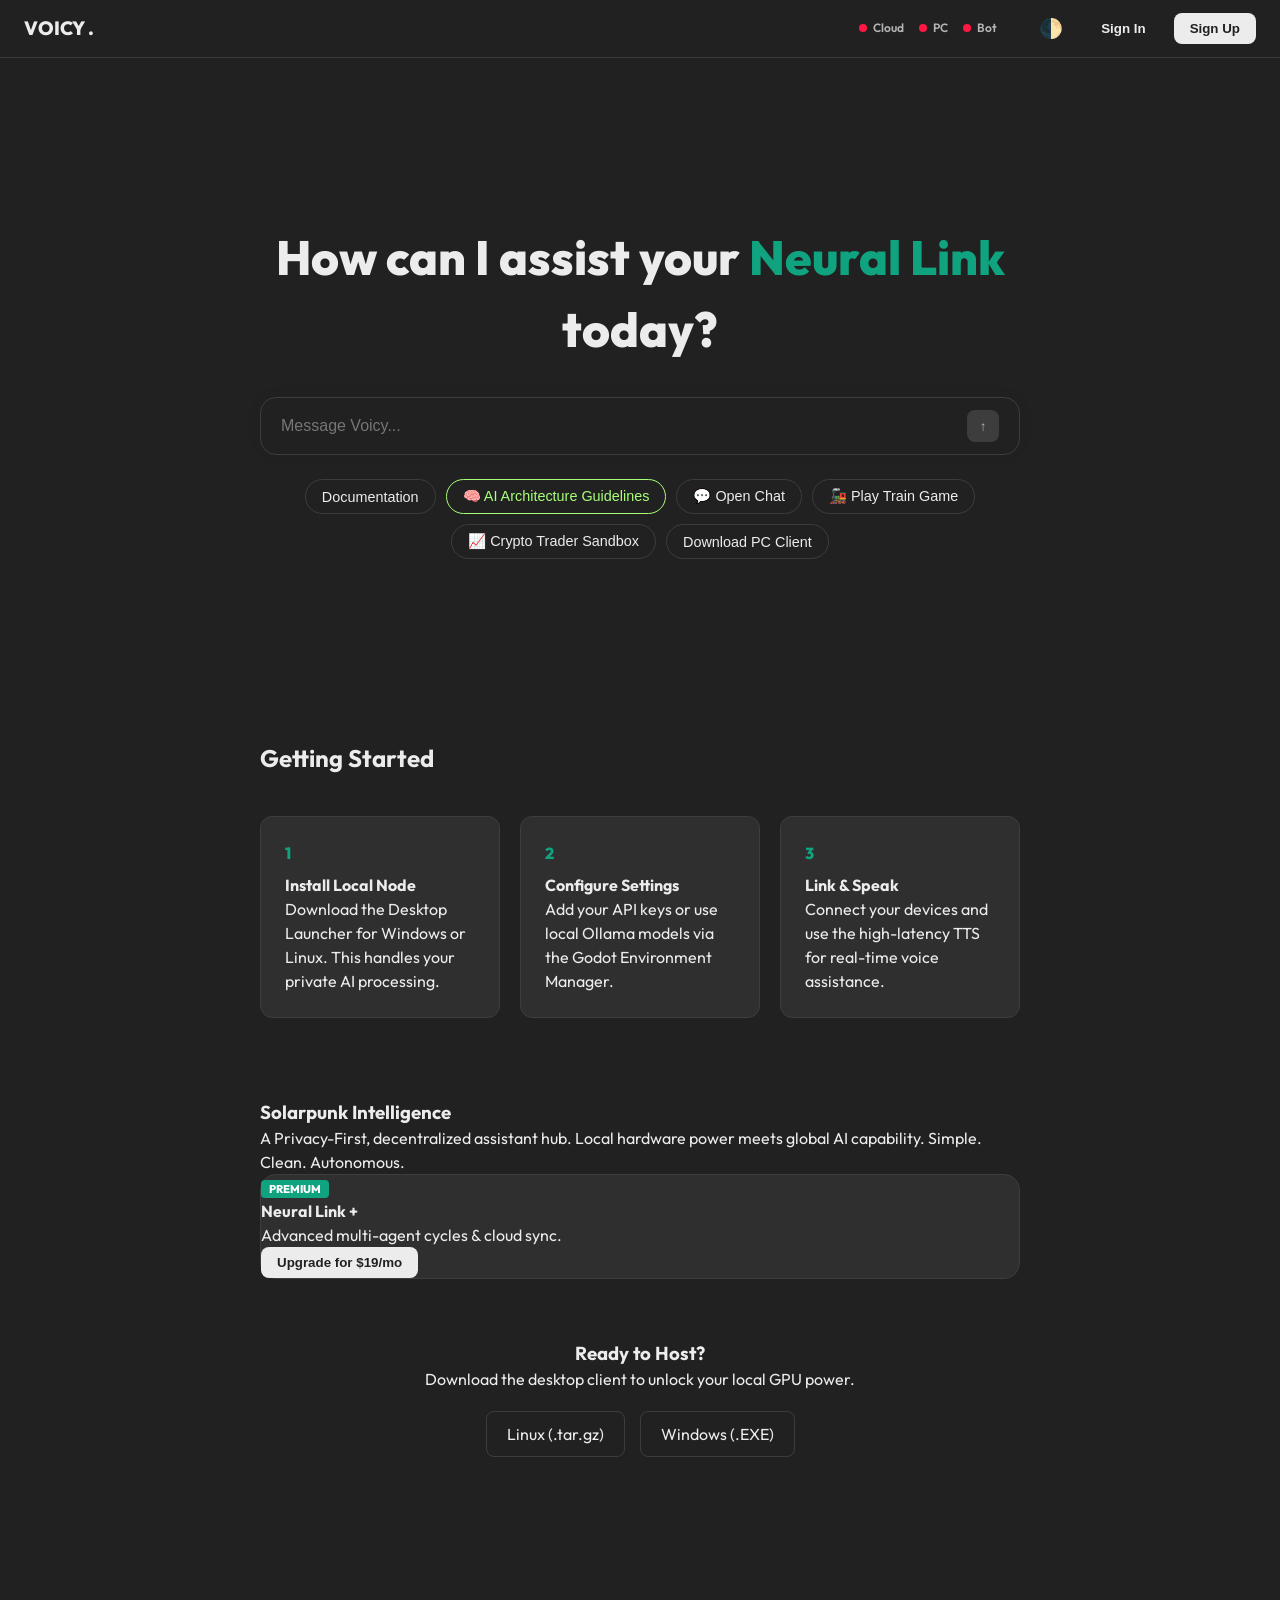
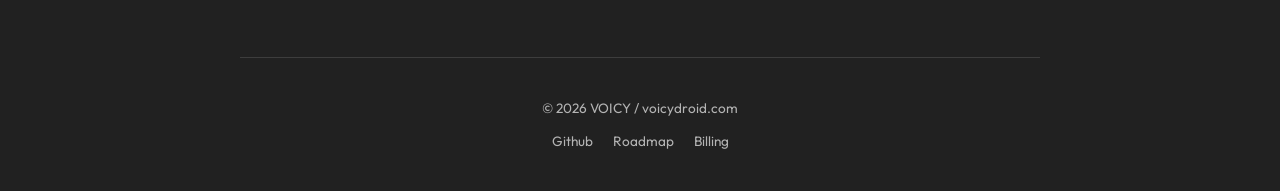
<file: index.html>
<!DOCTYPE html>
<html lang="en">

<head>
    <meta charset="UTF-8">
    <meta name="viewport" content="width=device-width, initial-scale=1.0">
    <title>Voicy | Minimalist AI Intelligence</title>
    <meta name="description" content="Simple, professional, and powerful AI assistant hub.">
    <link rel="preconnect" href="https://fonts.googleapis.com">
    <link rel="preconnect" href="https://fonts.gstatic.com" crossorigin>
    <link
        href="https://fonts.googleapis.com/css2?family=Outfit:wght@300;400;600;800&family=JetBrains+Mono:wght@400;700&display=swap"
        rel="stylesheet">
    <link rel="stylesheet" href="style.css">
    <!-- No external auth deps — session-based -->
</head>

<body data-theme="dark">
    <div class="stars-container"></div>

    <nav class="chatgpt-nav">
        <div class="logo">VOICY <span class="accent-dot">.</span></div>
        <div class="nav-right">
            <div class="system-status-mini">
                <a href="manual.html" class="status-item" style="text-decoration: none; color: inherit;"
                    title="Cloud Failover (Click for Setup Guide)">
                    <span id="status-cloud" class="status-dot"></span> Cloud
                </a>
                <a href="manual.html" class="status-item" style="text-decoration: none; color: inherit;"
                    title="Local PC GPU Bridge (Click for Setup Guide)">
                    <span id="status-pc" class="status-dot"></span> PC
                </a>
                <a href="manual.html" class="status-item" style="text-decoration: none; color: inherit;"
                    title="Telegram Bot Link (Click for Setup Guide)">
                    <span id="status-bot" class="status-dot"></span> Bot
                </a>
            </div>
            <button id="theme-toggle" class="theme-toggle" title="Toggle Theme">🌓</button>
            <button id="login-btn" class="btn-minimal">Sign In</button>
            <button class="btn-primary">Sign Up</button>
        </div>
    </nav>

    <main class="chat-interface">
        <section class="hero-minimal">
            <h1 class="animate-reveal">How can I assist your <span class="gradient-text">Neural Link</span> today?</h1>

            <div class="chat-box-mock animate-reveal delay-1" id="hero-chat">
                <input type="text" id="hero-input" placeholder="Message Voicy..." autocomplete="off">
                <button class="send-btn" id="hero-send">↑</button>
            </div>

            <div class="quick-actions animate-reveal delay-2">
                <button onclick="window.location.href='docs/index.html'">Documentation</button>
                <button onclick="window.location.href='docs/ai_architecture.html'" style="border-color: #a8ff78; color: #a8ff78;">🧠 AI Architecture Guidelines</button>
                <button onclick="window.location.href='chat/'">💬 Open Chat</button>
                <button onclick="window.location.href='games/train/index.html'">🚂 Play Train Game</button>
                <button onclick="window.location.href='games/crypto/index.html'">📈 Crypto Trader Sandbox</button>
                <button
                    onclick="window.location.href='https://github.com/megumi-joy/VoicyDroidWebsite/releases/latest'">Download
                    PC
                    Client</button>
            </div>
        </section>

        <section id="instructions" class="instructions-section animate-reveal">
            <h2 class="section-title">Getting Started</h2>
            <div class="steps-grid">
                <div class="step-card">
                    <div class="step-num">1</div>
                    <h4>Install Local Node</h4>
                    <p>Download the Desktop Launcher for Windows or Linux. This handles your private AI processing.</p>
                </div>
                <div class="step-card">
                    <div class="step-num">2</div>
                    <h4>Configure Settings</h4>
                    <p>Add your API keys or use local Ollama models via the Godot Environment Manager.</p>
                </div>
                <div class="step-card">
                    <div class="step-num">3</div>
                    <h4>Link & Speak</h4>
                    <p>Connect your devices and use the high-latency TTS for real-time voice assistance.</p>
                </div>
            </div>
        </section>

        <section id="about" class="about-simple animate-reveal">
            <h3>Solarpunk Intelligence</h3>
            <p>A Privacy-First, decentralized assistant hub. Local hardware power meets global AI capability. Simple.
                Clean. Autonomous.</p>
        </section>

        <section id="pricing" class="pricing-simple">
            <div class="glass-panel pricing-item">
                <span class="badge">PREMIUM</span>
                <h4>Neural Link +</h4>
                <p>Advanced multi-agent cycles & cloud sync.</p>
                <button class="btn-primary">Upgrade for $19/mo</button>
            </div>
        </section>

        <section id="release" class="release-minimal animate-reveal">
            <h3>Ready to Host?</h3>
            <p class="release-sub">Download the desktop client to unlock your local GPU power.</p>
            <div class="release-links">
                <a href="https://github.com/megumi-joy/VoicyDroidWebsite/releases/latest" class="btn-outline">Linux
                    (.tar.gz)</a>
                <a href="https://github.com/megumi-joy/VoicyDroidWebsite/releases/latest" class="btn-outline">Windows
                    (.EXE)</a>
            </div>
        </section>
    </main>

    <footer class="minimal-footer">
        <p>&copy; 2026 VOICY / voicydroid.com</p>
        <div class="footer-links">
            <a href="#">Github</a>
            <a href="roadmap.html">Roadmap</a>
            <a href="#billing">Billing</a>
        </div>
    </footer>

    <script src="app.js"></script>
</body>

</html>
</file>
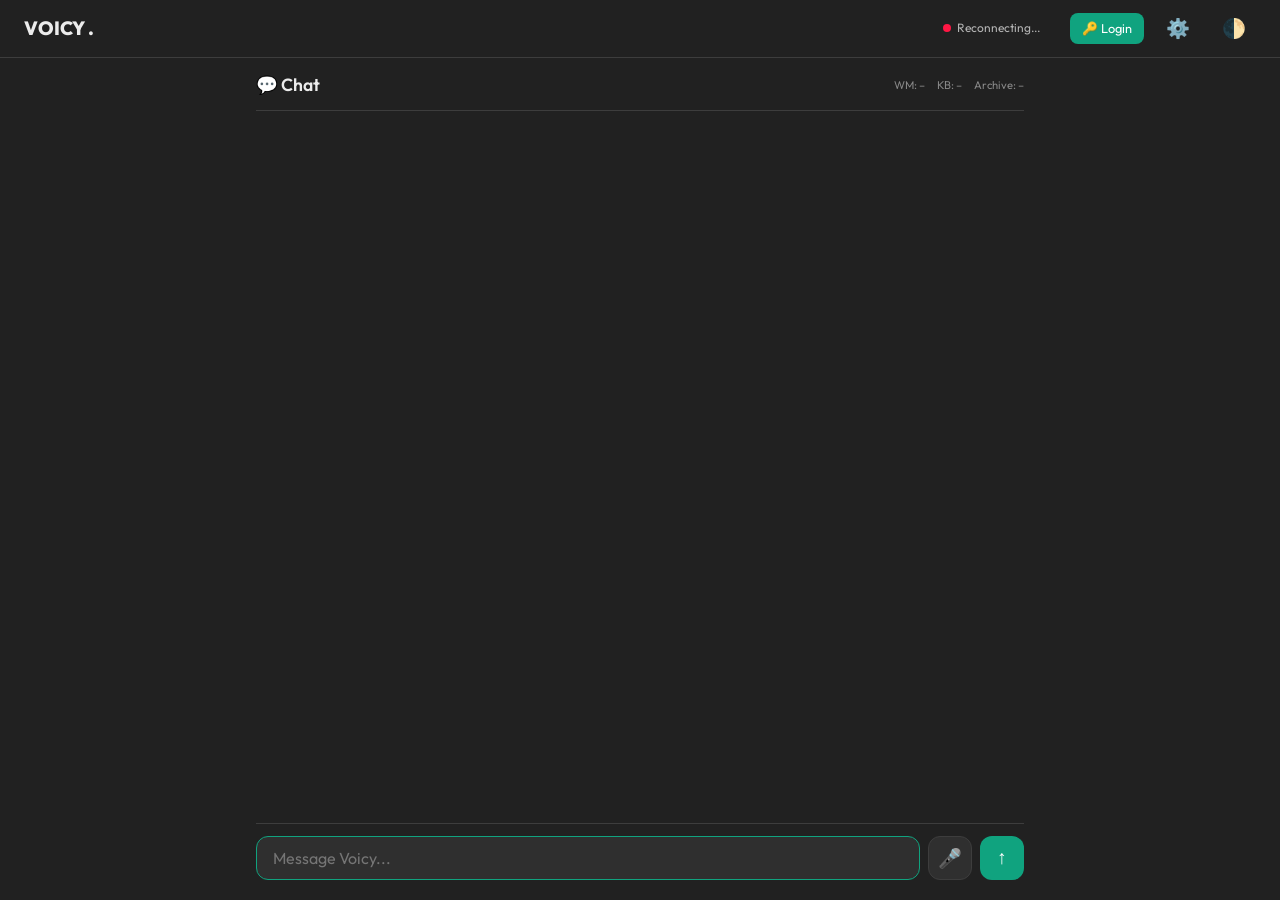
<file: chat/index.html>
<!DOCTYPE html>
<html lang="en">
<head>
    <meta charset="UTF-8">
    <meta name="viewport" content="width=device-width, initial-scale=1.0">
    <title>Voicy Chat</title>
    <meta name="description" content="Chat with Voicy — your AI companion.">
    <link rel="preconnect" href="https://fonts.googleapis.com">
    <link href="https://fonts.googleapis.com/css2?family=Outfit:wght@300;400;600;800&family=JetBrains+Mono:wght@400&display=swap" rel="stylesheet">
    <link rel="stylesheet" href="../style.css">
    <style>
        body { overflow: hidden; }
        .chat-page {
            display: flex;
            flex-direction: column;
            height: 100vh;
            max-width: 800px;
            margin: 0 auto;
            padding: 60px 16px 0;
        }
        .chat-header {
            display: flex;
            align-items: center;
            justify-content: space-between;
            padding: 12px 0;
            border-bottom: 1px solid var(--border);
        }
        .chat-header h2 { font-size: 1.1rem; font-weight: 600; }
        .chat-status {
            font-size: 0.75rem;
            color: var(--text-dim);
            display: flex; align-items: center; gap: 6px;
        }
        .chat-messages {
            flex: 1;
            overflow-y: auto;
            padding: 16px 0;
            display: flex;
            flex-direction: column;
            gap: 12px;
        }
        .msg {
            max-width: 85%;
            padding: 10px 14px;
            border-radius: 16px;
            font-size: 0.95rem;
            line-height: 1.5;
            word-wrap: break-word;
            animation: msgIn 0.2s ease-out;
        }
        @keyframes msgIn {
            from { opacity: 0; transform: translateY(8px); }
            to { opacity: 1; transform: translateY(0); }
        }
        .msg.user {
            align-self: flex-end;
            background: var(--accent);
            color: #fff;
            border-bottom-right-radius: 4px;
        }
        .msg.assistant {
            align-self: flex-start;
            background: var(--surface);
            border: 1px solid var(--border);
            border-bottom-left-radius: 4px;
        }
        .msg.system {
            align-self: center;
            font-size: 0.8rem;
            color: var(--text-dim);
            font-style: italic;
        }
        .msg pre {
            background: rgba(0,0,0,0.15);
            padding: 8px;
            border-radius: 8px;
            overflow-x: auto;
            font-family: 'JetBrains Mono', monospace;
            font-size: 0.85rem;
            margin: 6px 0;
        }
        .chat-input-bar {
            display: flex;
            gap: 8px;
            padding: 12px 0 20px;
            border-top: 1px solid var(--border);
        }
        .chat-input-bar input {
            flex: 1;
            background: var(--surface);
            border: 1px solid var(--border);
            border-radius: 12px;
            padding: 10px 16px;
            color: var(--text);
            font-size: 1rem;
            font-family: 'Outfit', sans-serif;
            outline: none;
            transition: border-color 0.2s;
        }
        .chat-input-bar input:focus {
            border-color: var(--accent);
        }
        .chat-input-bar button {
            background: var(--accent);
            color: #fff;
            border: none;
            width: 44px; height: 44px;
            border-radius: 12px;
            font-size: 1.2rem;
            cursor: pointer;
            transition: opacity 0.2s;
            display: flex;
            align-items: center;
            justify-content: center;
        }
        .chat-input-bar button:disabled { opacity: 0.4; cursor: default; }
        .chat-input-bar button:hover:not(:disabled) { opacity: 0.85; }
        #mic-btn { background: var(--surface); color: var(--text); border: 1px solid var(--border); }
        #mic-btn.recording { background: #ff1744; color: #fff; animation: pulse 1.5s infinite; border-color: #ff1744; }
        
        .settings-btn { background: transparent; border: none; cursor: pointer; font-size: 1.2rem; padding: 0 10px; }
        .settings-panel {
            display: none; padding: 10px; background: var(--surface); border-radius: 8px; margin-bottom: 15px; border: 1px solid var(--border);
        }
        .settings-panel input { width: 100%; padding: 8px; border-radius: 6px; border: 1px solid var(--border); background: var(--bg); color: var(--text); margin-top: 5px; }
        .typing-indicator {
            display: none;
            align-self: flex-start;
            padding: 10px 14px;
            background: var(--surface);
            border: 1px solid var(--border);
            border-radius: 16px;
            font-size: 0.85rem;
            color: var(--text-dim);
        }
        .typing-indicator.active { display: block; }
        .typing-indicator span {
            animation: blink 1.4s infinite;
        }
        .typing-indicator span:nth-child(2) { animation-delay: 0.2s; }
        .typing-indicator span:nth-child(3) { animation-delay: 0.4s; }
        @keyframes blink {
            0%, 100% { opacity: 0.3; }
            50% { opacity: 1; }
        }
        .memory-bar {
            display: flex;
            gap: 12px;
            font-size: 0.7rem;
            color: var(--text-dim);
            padding: 4px 0;
        }
        .memory-bar span { opacity: 0.7; }
        .error-toast {
            position: fixed;
            bottom: 80px;
            left: 50%; transform: translateX(-50%);
            background: #ff1744;
            color: #fff;
            padding: 8px 20px;
            border-radius: 8px;
            font-size: 0.85rem;
            opacity: 0;
            transition: opacity 0.3s;
            z-index: 999;
        }
        .error-toast.show { opacity: 1; }
    </style>
</head>
<body data-theme="dark">
    <nav class="chatgpt-nav">
        <a href="../" style="text-decoration:none;color:inherit">
            <div class="logo">VOICY <span class="accent-dot">.</span></div>
        </a>
        <div class="nav-right">
            <div class="chat-status">
                <span id="conn-status" class="status-dot"></span>
                <span id="conn-label">Connecting...</span>
            </div>
            <div id="user-badge" style="display:none;font-size:0.8rem;color:var(--text-dim);display:flex;align-items:center;gap:6px">
                <span id="user-name"></span>
                <span id="user-credits" style="color:var(--accent);font-weight:600"></span>
            </div>
            <a id="login-btn" href="#" style="font-size:0.8rem;padding:6px 12px;background:var(--accent);color:#fff;border-radius:8px;text-decoration:none;display:none">🔑 Login</a>
            <button id="settings-toggle" class="settings-btn" title="Settings">⚙️</button>
            <button id="theme-toggle" class="theme-toggle" title="Toggle Theme">🌓</button>
        </div>
    </nav>

    <div class="chat-page">
        <div class="chat-header">
            <h2>💬 Chat</h2>
            <div class="memory-bar">
                <span id="mem-wm">WM: –</span>
                <span id="mem-kb">KB: –</span>
                <span id="mem-archive">Archive: –</span>
            </div>
        </div>

        <div class="settings-panel" id="settings-panel">
            <label style="font-size: 0.85rem; color: var(--text-dim);">API Endpoint (VPS or Local PC via ngrok)</label>
            <input type="text" id="api-url" value="https://api.voicydroid.com">
        </div>

        <div class="chat-messages" id="messages"></div>

        <div class="typing-indicator" id="typing">
            <span>●</span><span>●</span><span>●</span> Voicy is thinking...
        </div>

        <div class="chat-input-bar">
            <input type="text" id="chat-input" placeholder="Message Voicy..." autocomplete="off">
            <button id="mic-btn" title="Hold to record voice">🎤</button>
            <button id="send-btn" title="Send text">↑</button>
        </div>
    </div>

    <div class="error-toast" id="error-toast"></div>

    <script>
    let API = localStorage.getItem('voicy_api_url') || 'https://api.voicydroid.com';
    const SSO_URL = 'https://sso.voicydroid.com';
    let sessionId = localStorage.getItem('voicy_session') || crypto.randomUUID();
    localStorage.setItem('voicy_session', sessionId);

    // ── SSO Token handling ────────────────────────────────────────────────────
    // Extract token from URL hash after Google OAuth redirect
    const hashParams = new URLSearchParams(window.location.hash.slice(1));
    const hashToken = hashParams.get('token');
    if (hashToken) {
        localStorage.setItem('voicy_sso_token', hashToken);
        history.replaceState(null, '', window.location.pathname); // clean URL
    }
    let ssoToken = localStorage.getItem('voicy_sso_token') || null;

    function authHeaders() {
        return ssoToken ? { 'Authorization': `Bearer ${ssoToken}` } : {};
    }

    async function loadProfile() {
        const loginBtn   = document.getElementById('login-btn');
        const userBadge  = document.getElementById('user-badge');
        const userName   = document.getElementById('user-name');
        const userCredits = document.getElementById('user-credits');

        if (!ssoToken) {
            // Show login button
            loginBtn.style.display = 'inline-flex';
            const returnUrl = encodeURIComponent(window.location.href);
            loginBtn.href = `${SSO_URL}/auth/login?redirect_to=${returnUrl}`;
            return;
        }
        try {
            const r = await fetch(`${API}/v1/me`, { headers: authHeaders() });
            if (!r.ok) throw new Error('SSO check failed');
            const profile = await r.json();
            if (profile.logged_in) {
                userBadge.style.display = 'flex';
                userName.textContent = profile.name.split(' ')[0];
                userCredits.textContent = `$${profile.credits.toFixed(3)}`;
                loginBtn.style.display = 'none';
            } else {
                loginBtn.style.display = 'inline-flex';
                const returnUrl = encodeURIComponent(window.location.href);
                loginBtn.href = `${SSO_URL}/auth/login?redirect_to=${returnUrl}`;
            }
        } catch {
            loginBtn.style.display = 'inline-flex';
            const returnUrl = encodeURIComponent(window.location.href);
            loginBtn.href = `${SSO_URL}/auth/login?redirect_to=${returnUrl}`;
        }
    }
    loadProfile();

    const messagesEl = document.getElementById('messages');
    const inputEl    = document.getElementById('chat-input');
    const sendBtn    = document.getElementById('send-btn');
    const micBtn     = document.getElementById('mic-btn');
    const typingEl   = document.getElementById('typing');
    const connDot    = document.getElementById('conn-status');
    const connLabel  = document.getElementById('conn-label');
    const errorToast = document.getElementById('error-toast');
    const settingsToggle = document.getElementById('settings-toggle');
    const settingsPanel  = document.getElementById('settings-panel');
    const apiUrlInput    = document.getElementById('api-url');
    
    apiUrlInput.value = API;
    apiUrlInput.addEventListener('change', (e) => {
        API = e.target.value.replace(/\/$/, "");
        localStorage.setItem('voicy_api_url', API);
        connectSSE();
    });

    settingsToggle.addEventListener('click', () => {
        settingsPanel.style.display = settingsPanel.style.display === 'block' ? 'none' : 'block';
    });

    // Theme
    const theme = localStorage.getItem('theme') || 'dark';
    document.body.setAttribute('data-theme', theme);
    document.getElementById('theme-toggle').addEventListener('click', () => {
        const t = document.body.getAttribute('data-theme') === 'dark' ? 'light' : 'dark';
        document.body.setAttribute('data-theme', t);
        localStorage.setItem('theme', t);
    });

    // ── SSE Connection ──────────────────────────────────────────────────────
    let sse = null;
    function connectSSE() {
        if (sse) sse.close();
        sse = new EventSource(`${API}/v1/stream?session_id=${sessionId}`);

        sse.onopen = () => {
            connDot.className = 'status-dot online';
            connLabel.textContent = 'Connected';
        };

        sse.addEventListener('message', (e) => {
            try {
                const data = JSON.parse(e.data);
                if (data.type === 'chat' && data.role === 'assistant') {
                    addMessage('assistant', data.content);
                }
            } catch {}
        });

        sse.onerror = () => {
            connDot.className = 'status-dot offline';
            connLabel.textContent = 'Reconnecting...';
            setTimeout(connectSSE, 5000);
        };
    }
    connectSSE();

    // ── Chat Logic ──────────────────────────────────────────────────────────
    function addMessage(role, text) {
        typingEl.classList.remove('active');
        const div = document.createElement('div');
        div.className = `msg ${role}`;
        // Basic markdown: **bold**, `code`, ```code blocks```
        let html = text
            .replace(/```([\s\S]*?)```/g, '<pre>$1</pre>')
            .replace(/`([^`]+)`/g, '<code>$1</code>')
            .replace(/\*\*(.+?)\*\*/g, '<strong>$1</strong>')
            .replace(/\n/g, '<br>');
        div.innerHTML = html;
        messagesEl.appendChild(div);
        messagesEl.scrollTop = messagesEl.scrollHeight;
    }

    function showError(msg) {
        errorToast.textContent = msg;
        errorToast.classList.add('show');
        setTimeout(() => errorToast.classList.remove('show'), 4000);
    }

    async function sendMessage() {
        const text = inputEl.value.trim();
        if (!text) return;

        inputEl.value = '';
        addMessage('user', text);
        typingEl.classList.add('active');
        sendBtn.disabled = true;

        try {
            const resp = await fetch(`${API}/v1/chat`, {
                method: 'POST',
                headers: { 'Content-Type': 'application/json', ...authHeaders() },
                body: JSON.stringify({
                    text: text,
                    session_id: sessionId,
                    platform: 'web',
                }),
            });

            if (!resp.ok) {
                const err = await resp.json().catch(() => ({}));
                if (resp.status === 402) {
                    showError('Insufficient credits. Top up at voicydroid.com/billing');
                } else {
                    showError(err.detail || `Error ${resp.status}`);
                }
                typingEl.classList.remove('active');
                sendBtn.disabled = false;
                return;
            }

            const data = await resp.json();
            addMessage('assistant', data.response_text);

            // Update memory stats
            if (data.memory_stats) {
                document.getElementById('mem-wm').textContent = `WM: ${data.memory_stats.working_memory}`;
                document.getElementById('mem-kb').textContent = `KB: ${data.memory_stats.kb_entries}`;
                document.getElementById('mem-archive').textContent = `Archive: ${data.memory_stats.archived}`;
            }
            // Refresh credits after billing
            if (ssoToken) loadProfile();
        } catch (e) {
            showError('Failed to connect to Voicy API');
            typingEl.classList.remove('active');
        }

        sendBtn.disabled = false;
    }

    // ── Voice Recording Logic ────────────────────────────────────────────────
    let mediaRecorder;
    let audioChunks = [];
    let isRecording = false;

    async function startRecording() {
        try {
            const stream = await navigator.mediaDevices.getUserMedia({ audio: true });
            mediaRecorder = new MediaRecorder(stream);
            audioChunks = [];
            
            mediaRecorder.ondataavailable = e => { if (e.data.size > 0) audioChunks.push(e.data); };
            
            mediaRecorder.onstop = async () => {
                const audioBlob = new Blob(audioChunks, { type: 'audio/webm' });
                stream.getTracks().forEach(t => t.stop());
                await sendVoice(audioBlob);
            };
            
            mediaRecorder.start();
            isRecording = true;
            micBtn.classList.add('recording');
        } catch (e) {
            showError('Microphone access denied or not supported.');
        }
    }

    function stopRecording() {
        if (mediaRecorder && isRecording) {
            mediaRecorder.stop();
            isRecording = false;
            micBtn.classList.remove('recording');
        }
    }

    async function sendVoice(blob) {
        typingEl.classList.add('active');
        micBtn.disabled = true;
        sendBtn.disabled = true;
        
        const formData = new FormData();
        formData.append('file', blob, 'voice.webm');
        formData.append('session_id', sessionId);
        
        try {
            const resp = await fetch(`${API}/v1/voice`, {
                method: 'POST',
                headers: authHeaders(),   // SSO token if logged in
                body: formData
            });
            
            if (!resp.ok) {
                if (resp.status === 402) showError('Insufficient credits. Top up at voicydroid.com');
                else throw new Error('API Error');
            }
            const data = await resp.json();
            
            if (data.transcript)    addMessage('user', `🎤 ${data.transcript}`);
            if (data.response_text) addMessage('assistant', data.response_text);
            if (data.response)      addMessage('assistant', data.response);
            
            if (data.audio_base64) {
                const audio = new Audio("data:audio/wav;base64," + data.audio_base64);
                audio.play();
            }
            // Refresh credits after billing
            if (ssoToken) loadProfile();
        } catch (e) {
            showError('Failed to process audio.');
        }
        
        typingEl.classList.remove('active');
        micBtn.disabled = false;
        sendBtn.disabled = false;
    }

    micBtn.addEventListener('mousedown', startRecording);
    micBtn.addEventListener('mouseup', stopRecording);
    micBtn.addEventListener('mouseleave', stopRecording);
    micBtn.addEventListener('touchstart', (e) => { e.preventDefault(); startRecording(); });
    micBtn.addEventListener('touchend', (e) => { e.preventDefault(); stopRecording(); });

    // ── Event Handlers ──────────────────────────────────────────────────────
    sendBtn.addEventListener('click', sendMessage);
    inputEl.addEventListener('keydown', (e) => {
        if (e.key === 'Enter' && !e.shiftKey) {
            e.preventDefault();
            sendMessage();
        }
    });

    // Focus input on load
    inputEl.focus();

    // Health check + memory stats
    async function checkHealth() {
        try {
            const r = await fetch(`${API}/health`);
            if (r.ok) {
                connDot.className = 'status-dot online';
                connLabel.textContent = 'Connected';
            }
        } catch {
            connDot.className = 'status-dot offline';
            connLabel.textContent = 'Offline';
        }
    }
    setInterval(checkHealth, 30000);
    </script>
</body>
</html>
</file>
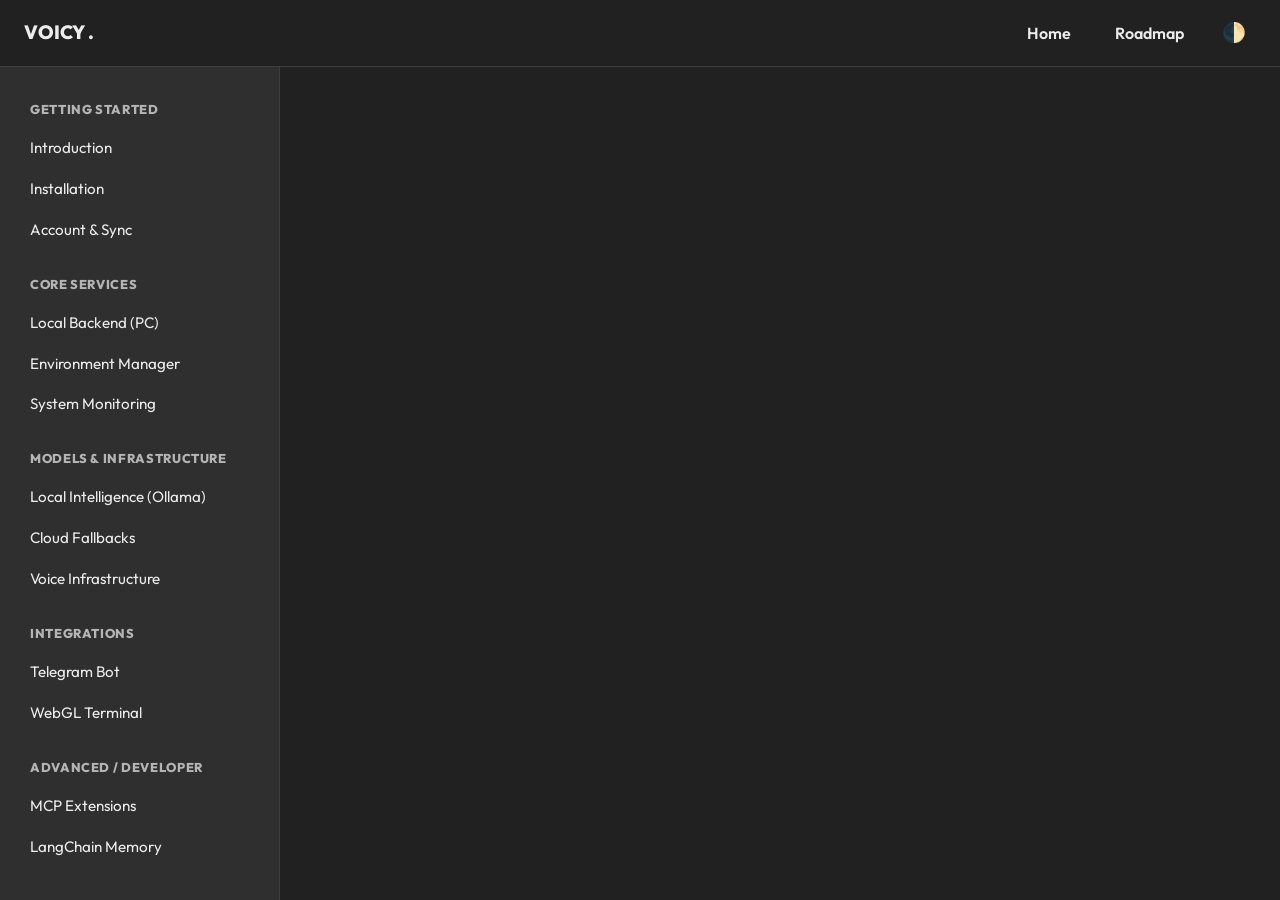
<file: docs/index.html>
<!DOCTYPE html>
<html lang="en">

<head>
    <meta charset="UTF-8">
    <meta name="viewport" content="width=device-width, initial-scale=1.0">
    <title>Voicy | Documentation</title>
    <link rel="preconnect" href="https://fonts.googleapis.com">
    <link rel="preconnect" href="https://fonts.gstatic.com" crossorigin>
    <link
        href="https://fonts.googleapis.com/css2?family=Outfit:wght@300;400;600;800&family=JetBrains+Mono:wght@400;700&display=swap"
        rel="stylesheet">
    <link rel="stylesheet" href="../style.css">
    <style>
        body {
            display: flex;
            background-color: var(--bg);
            color: var(--text);
            margin: 0;
            overflow-x: hidden;
        }

        .chatgpt-nav {
            position: fixed;
            width: 100%;
            z-index: 2000;
        }

        /* Sidebar */
        .sidebar {
            width: 280px;
            height: 100vh;
            position: fixed;
            top: 0;
            left: 0;
            padding-top: 80px;
            /* Account for nav */
            background: var(--surface);
            border-right: 1px solid var(--border);
            overflow-y: auto;
            z-index: 1000;
        }

        .sidebar-nav {
            padding: 20px;
        }

        .sidebar-section {
            margin-bottom: 25px;
        }

        .sidebar-title {
            font-size: 0.8rem;
            text-transform: uppercase;
            font-weight: 800;
            color: var(--text-dim);
            letter-spacing: 0.05em;
            margin-bottom: 10px;
            padding-left: 10px;
        }

        .sidebar-link {
            display: block;
            padding: 8px 10px;
            color: var(--text);
            text-decoration: none;
            border-radius: 6px;
            font-size: 0.95rem;
            transition: background 0.2s;
            margin-bottom: 2px;
        }

        .sidebar-link:hover {
            background: rgba(16, 163, 127, 0.1);
            color: var(--accent);
        }

        .sidebar-link.active {
            background: rgba(16, 163, 127, 0.2);
            color: var(--accent);
            font-weight: 600;
        }

        /* Main Content */
        .doc-content {
            flex: 1;
            margin-left: 280px;
            padding: 100px 40px 60px;
            max-width: 800px;
        }

        .doc-content h1 {
            font-size: 2.5rem;
            margin-bottom: 20px;
            font-weight: 800;
        }

        .doc-content h2 {
            font-size: 1.8rem;
            margin-top: 40px;
            margin-bottom: 15px;
            color: var(--accent);
            border-bottom: 1px solid var(--border);
            padding-bottom: 10px;
        }

        .doc-content h3 {
            font-size: 1.3rem;
            margin-top: 30px;
            margin-bottom: 10px;
        }

        .doc-content p {
            line-height: 1.7;
            margin-bottom: 20px;
            color: var(--text-dim);
        }

        .doc-content ul {
            margin-bottom: 20px;
            padding-left: 20px;
            color: var(--text-dim);
        }

        .doc-content li {
            margin-bottom: 10px;
            line-height: 1.6;
        }

        .code-block {
            background: #1e1e1e;
            color: #d4d4d4;
            padding: 15px;
            border-radius: 8px;
            font-family: 'JetBrains Mono', monospace;
            font-size: 0.9rem;
            overflow-x: auto;
            margin-bottom: 20px;
            border: 1px solid var(--border);
        }

        .alert-box {
            background: rgba(59, 130, 246, 0.1);
            border-left: 4px solid #3b82f6;
            padding: 15px;
            border-radius: 4px;
            margin-bottom: 20px;
        }

        /* Mobile Adjustments */
        @media (max-width: 768px) {
            body {
                display: block;
            }

            .sidebar {
                transform: translateX(-100%);
                transition: transform 0.3s ease;
            }

            .sidebar.open {
                transform: translateX(0);
            }

            .doc-content {
                margin-left: 0;
                padding: 100px 20px 40px;
            }
        }
    </style>
</head>

<body data-theme="dark">
    <nav class="chatgpt-nav">
        <div class="logo">VOICY <span class="accent-dot">.</span></div>
        <div class="nav-right">
            <a href="../index.html" class="btn-minimal" style="text-decoration: none;">Home</a>
            <a href="../roadmap.html" class="btn-minimal" style="text-decoration: none;">Roadmap</a>
            <button id="theme-toggle" class="theme-toggle" title="Toggle Theme">🌓</button>
        </div>
    </nav>

    <aside class="sidebar">
        <nav class="sidebar-nav">
            <div class="sidebar-section">
                <div class="sidebar-title">Getting Started</div>
                <a href="#" class="sidebar-link active" onclick="loadContent('intro')">Introduction</a>
                <a href="#" class="sidebar-link" onclick="loadContent('install')">Installation</a>
                <a href="#" class="sidebar-link" onclick="loadContent('account')">Account & Sync</a>
            </div>

            <div class="sidebar-section">
                <div class="sidebar-title">Core Services</div>
                <a href="#" class="sidebar-link" onclick="loadContent('backend')">Local Backend (PC)</a>
                <a href="#" class="sidebar-link" onclick="loadContent('env')">Environment Manager</a>
                <a href="#" class="sidebar-link" onclick="loadContent('monitoring')">System Monitoring</a>
            </div>

            <div class="sidebar-section">
                <div class="sidebar-title">Models & Infrastructure</div>
                <a href="#" class="sidebar-link" onclick="loadContent('local-ai')">Local Intelligence (Ollama)</a>
                <a href="#" class="sidebar-link" onclick="loadContent('cloud-ai')">Cloud Fallbacks</a>
                <a href="#" class="sidebar-link" onclick="loadContent('voice')">Voice Infrastructure</a>
            </div>

            <div class="sidebar-section">
                <div class="sidebar-title">Integrations</div>
                <a href="#" class="sidebar-link" onclick="loadContent('telegram')">Telegram Bot</a>
                <a href="#" class="sidebar-link" onclick="loadContent('webgl')">WebGL Terminal</a>
            </div>

            <div class="sidebar-section">
                <div class="sidebar-title">Advanced / Developer</div>
                <a href="#" class="sidebar-link" onclick="loadContent('mcp')">MCP Extensions</a>
                <a href="#" class="sidebar-link" onclick="loadContent('langchain')">LangChain Memory</a>
            </div>
        </nav>
    </aside>

    <main class="doc-content animate-reveal" id="main-pane">
        <!-- Content gets injected here via JS -->
    </main>

    <script>
        const contentData = {
            'intro': `
                <h1>Introduction to Voicy</h1>
                <p>Voicy is your autonomous, privacy-first, local AI assistant hub. It bridges the gap between the raw computational power of your desktop PC and your mobile devices, providing a seamless "Neural Link" wherever you are.</p>
                <div class="alert-box">
                    <strong>Note:</strong> Voicy is designed to run its core "Brain" locally on your machine, rather than relying entirely on third-party cloud servers.
                </div>
                <h2>The Architecture</h2>
                <p>Voicy consists of three main components that work together:</p>
                <ul>
                    <li><strong>The Node (Your PC):</strong> The local backend running on your hardware. It handles STT (Speech-to-Text), LLM generation, and TTS (Text-to-Speech).</li>
                    <li><strong>Telegram Bridge:</strong> A native integration that allows you to interact with your Node via text or voice using Telegram on your phone.</li>
                    <li><strong>Web Terminal:</strong> A cross-platform Godot WebGL interface for browser-based access to your Node.</li>
                </ul>
            `,
            'install': `
                <h1>Installation Guide</h1>
                <p>Getting Voicy running on your local machine is straightforward. No complex compilation required for basic usage.</p>
                <h2>Windows (.EXE)</h2>
                <ul>
                    <li>Download the latest <code>VoicyLauncher.exe</code> from our GitHub Releases page.</li>
                    <li>Double-click the executable.</li>
                    <li>The Godot-based UI will launch automatically and begin installing required Python environments into its sandboxed directory.</li>
                </ul>
                <h2>Linux (.AppImage)</h2>
                <ul>
                    <li>Download the Linux AppImage from the releases page.</li>
                    <li>Mark it as executable: <code>chmod +x VoicyLauncher.AppImage</code></li>
                    <li>Run it: <code>./VoicyLauncher.AppImage</code></li>
                </ul>
            `,
            'account': `
                <h1>Account & Sync</h1>
                <p>By default, Voicy is 100% offline and local. However, for seamless syncing across multiple instances, you can link it to our Supabase cloud.</p>
                <h2>Premium Cloud Sync</h2>
                <p>Signing in via the Voicy website enables Google Authentication through Firebase/Supabase. This synchronizes your:</p>
                <ul>
                    <li>Environment variables (API Keys securely masked)</li>
                    <li>ChromaDB Vector memory pointers</li>
                    <li>Custom Agent workflows</li>
                </ul>
            `,
            'backend': `
                <h1>Local Backend (PC Lab)</h1>
                <p>The core engine of your AI. This is what handles the heavy lifting.</p>
                <h2>Starting up</h2>
                <p>In the <strong>Services</strong> tab of your desktop launcher, click <strong>START</strong> next to the Local Backend. You will see the <span style="color: #4ade80">•</span> <strong>PC</strong> indicator turn green.</p>
            `,
            'telegram': `
                <h1>Telegram Bot Bridge</h1>
                <p>Talk to your home PC from anywhere in the world.</p>
                <h2>Setup</h2>
                <ul>
                    <li>Message <strong>@BotFather</strong> on Telegram to create a new bot and copy the API Token.</li>
                    <li>Open Voicy's <strong>ENV Manager</strong> and paste your token.</li>
                    <li>Go to <strong>Services</strong> and start the Telegram Bot. The <span style="color: #4ade80">•</span> <strong>Bot</strong> indicator will go green!</li>
                </ul>
                <h2>Commands</h2>
                <div class="code-block">/start - Initialize the connection
/mode - Switch between Local (Ollama) and Cloud (Groq) models</div>
            `
        };

        function loadContent(id) {
            // Update Active link
            document.querySelectorAll('.sidebar-link').forEach(link => link.classList.remove('active'));
            event.target.classList.add('active');

            // Inject Content (fallback if missing)
            const pane = document.getElementById('main-pane');
            pane.classList.remove('animate-reveal'); // reset animation
            void pane.offsetWidth; // trigger reflow

            pane.innerHTML = contentData[id] || `
                <h1>Under Construction</h1>
                <p>This documentation section is currently being written. Check back later!</p>
                <div class="alert-box">Review the roadmap to see our progress.</div>
            `;
            pane.classList.add('animate-reveal');
        }

        // Initialize first page
        document.addEventListener('DOMContentLoaded', () => {
            loadContent('intro');
        });
    </script>
</body>

</html>
</file>
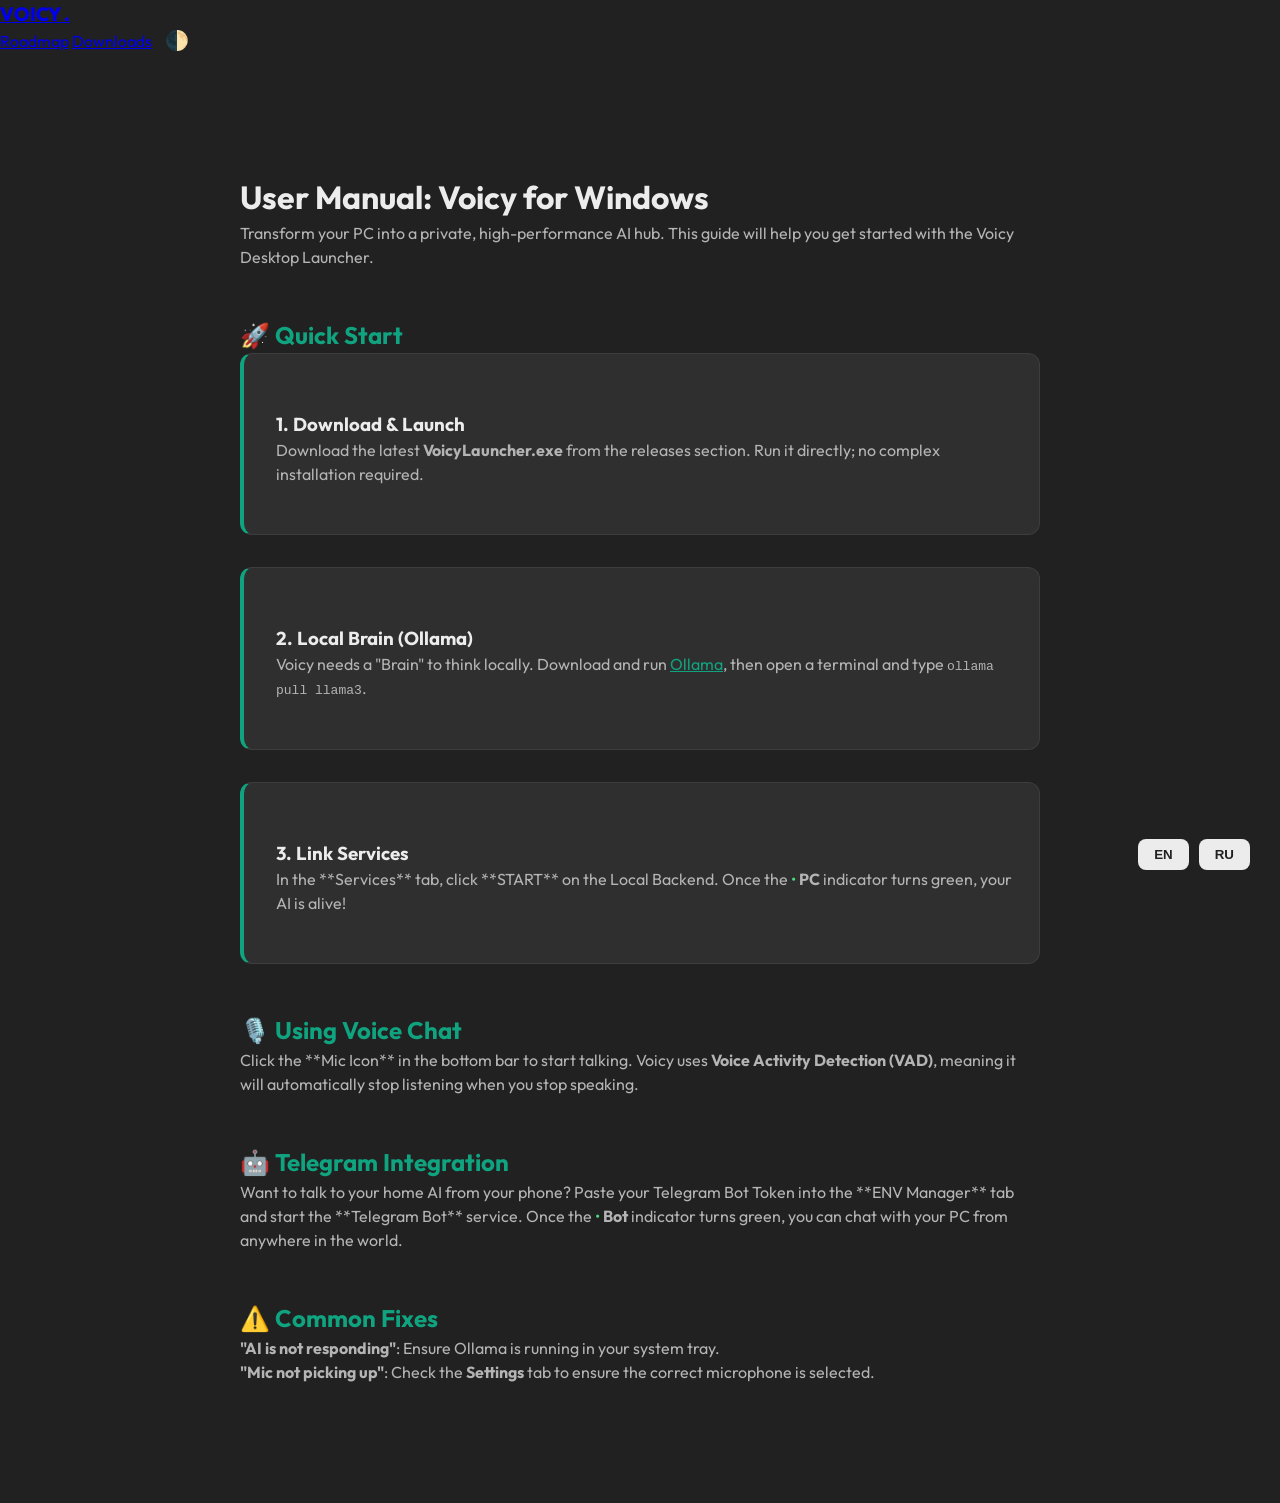
<file: manual.html>
<!DOCTYPE html>
<html lang="en">

<head>
    <meta charset="UTF-8">
    <meta name="viewport" content="width=device-width, initial-scale=1.0">
    <title>Voicy | User Manual & Setup Guide</title>
    <link rel="preconnect" href="https://fonts.googleapis.com">
    <link rel="preconnect" href="https://fonts.gstatic.com" crossorigin>
    <link
        href="https://fonts.googleapis.com/css2?family=Outfit:wght@300;400;600;800&family=JetBrains+Mono:wght@400;700&display=swap"
        rel="stylesheet">
    <link rel="stylesheet" href="style.css">
    <style>
        .manual-content {
            max-width: 800px;
            margin: 120px auto;
            text-align: left;
        }

        .manual-content h2 {
            margin-top: 3rem;
            color: var(--accent);
        }

        .manual-content h3 {
            margin-top: 2rem;
            color: var(--accent-blue);
        }

        .manual-content p {
            margin-bottom: 1.5rem;
            color: var(--text-dim);
        }

        .step-card {
            margin-bottom: 2rem;
            border-left: 4px solid var(--accent);
            padding-left: 2rem;
        }

        .lang-switch {
            position: fixed;
            bottom: 30px;
            right: 30px;
            display: flex;
            gap: 10px;
        }
    </style>
</head>

<body>
    <div class="stars-container"></div>

    <nav class="glass-nav">
        <a href="index.html" class="logo">VOICY <span class="accent-dot">.</span></a>
        <div class="nav-links">
            <a href="index.html#roadmap">Roadmap</a>
            <a href="index.html#release">Downloads</a>
            <button id="theme-toggle" class="theme-toggle">🌓</button>
        </div>
    </nav>

    <div class="manual-content animate-reveal">
        <div id="en-manual">
            <h1>User Manual: Voicy for Windows</h1>
            <p>Transform your PC into a private, high-performance AI hub. This guide will help you get started with the
                Voicy Desktop Launcher.</p>

            <h2>🚀 Quick Start</h2>
            <div class="step-card">
                <h3>1. Download & Launch</h3>
                <p>Download the latest <strong>VoicyLauncher.exe</strong> from the releases section. Run it directly; no
                    complex installation required.</p>
            </div>
            <div class="step-card">
                <h3>2. Local Brain (Ollama)</h3>
                <p>Voicy needs a "Brain" to think locally. Download and run <a href="https://ollama.com" target="_blank"
                        style="color: var(--accent)">Ollama</a>, then open a terminal and type
                    <code>ollama pull llama3</code>.
                </p>
            </div>
            <div class="step-card">
                <h3>3. Link Services</h3>
                <p>In the **Services** tab, click **START** on the Local Backend. Once the <span
                        style="color: #4ade80">•</span> <strong>PC</strong> indicator turns green, your
                    AI is alive!</p>
            </div>

            <h2>🎙️ Using Voice Chat</h2>
            <p>Click the **Mic Icon** in the bottom bar to start talking. Voicy uses <strong>Voice Activity Detection
                    (VAD)</strong>, meaning it will automatically stop listening when you stop speaking.</p>

            <h2>🤖 Telegram Integration</h2>
            <p>Want to talk to your home AI from your phone? Paste your Telegram Bot Token into the **ENV Manager** tab
                and start the **Telegram Bot** service. Once the <span style="color: #4ade80">•</span>
                <strong>Bot</strong> indicator turns green, you can chat with your PC from anywhere in the world.</p>

            <h2>⚠️ Common Fixes</h2>
            <p><strong>"AI is not responding"</strong>: Ensure Ollama is running in your system tray.<br>
                <strong>"Mic not picking up"</strong>: Check the <strong>Settings</strong> tab to ensure the correct
                microphone is selected.
            </p>
        </div>

        <div id="ru-manual" style="display: none;">
            <h1>Руководство пользователя: Voicy для Windows</h1>
            <p>Превратите свой ПК в частный высокопроизводительный ИИ-хаб. Это руководство поможет вам начать работу с
                лаунчером Voicy.</p>

            <h2>🚀 Быстрый старт</h2>
            <div class="step-card">
                <h3>1. Скачивание и запуск</h3>
                <p>Скачайте последнюю версию <strong>VoicyLauncher.exe</strong>. Запустите его напрямую; сложная
                    установка не требуется.</p>
            </div>
            <div class="step-card">
                <h3>2. Локальный мозг (Ollama)</h3>
                <p>Voicy нужен «мозг» для локального мышления. Скачайте и запустите <a href="https://ollama.com"
                        target="_blank" style="color: var(--accent)">Ollama</a>, затем откройте терминал и введите
                    <code>ollama pull llama3</code>.
                </p>
            </div>
            <div class="step-card">
                <h3>3. Запуск сервисов</h3>
                <p>На вкладке **Services** нажмите **START** для Local Backend. Как только индикатор <span
                        style="color: #4ade80">•</span> <strong>PC</strong> станет зеленым,
                    ваш ИИ оживёт!</p>
            </div>

            <h2>🎙️ Использование голосового чата</h2>
            <p>Нажмите на **иконку микрофона**, чтобы начать говорить. Voicy использует **VAD (обнаружение активности
                голоса)**, что означает, что он автоматически перестанет слушать, когда вы закончите говорить.</p>

            <h2>🤖 Интеграция с Telegram</h2>
            <p>Хотите общаться с домашним ИИ со своего телефона? Вставьте токен вашего Telegram-бота на вкладке **ENV
                Manager** и запустите сервис **Telegram Bot**. Как только индикатор <span
                    style="color: #4ade80">•</span> <strong>Bot</strong> станет зеленым, вы сможете общаться со своим ПК
                из любой точки
                мира.</p>

            <h2>⚠️ Решение проблем</h2>
            <p><strong>«ИИ не отвечает»</strong>: Убедитесь, что Ollama запущена в системном трее.<br>
                <strong>«Микрофон не работает»</strong>: Проверьте вкладку **Settings**, чтобы убедиться, что выбран
                правильный микрофон.
            </p>
        </div>
    </div>

    <div class="lang-switch">
        <button onclick="setLang('en')" class="btn-primary" style="padding: 0.5rem 1rem;">EN</button>
        <button onclick="setLang('ru')" class="btn-primary" style="padding: 0.5rem 1rem;">RU</button>
    </div>

    <script src="app.js"></script>
    <script>
        function setLang(lang) {
            document.getElementById('en-manual').style.display = lang === 'en' ? 'block' : 'none';
            document.getElementById('ru-manual').style.display = lang === 'ru' ? 'block' : 'none';
        }

        // Custom reveal for manual page
        setTimeout(() => {
            document.querySelector('.manual-content').classList.add('active');
        }, 100);
    </script>
</body>

</html>
</file>
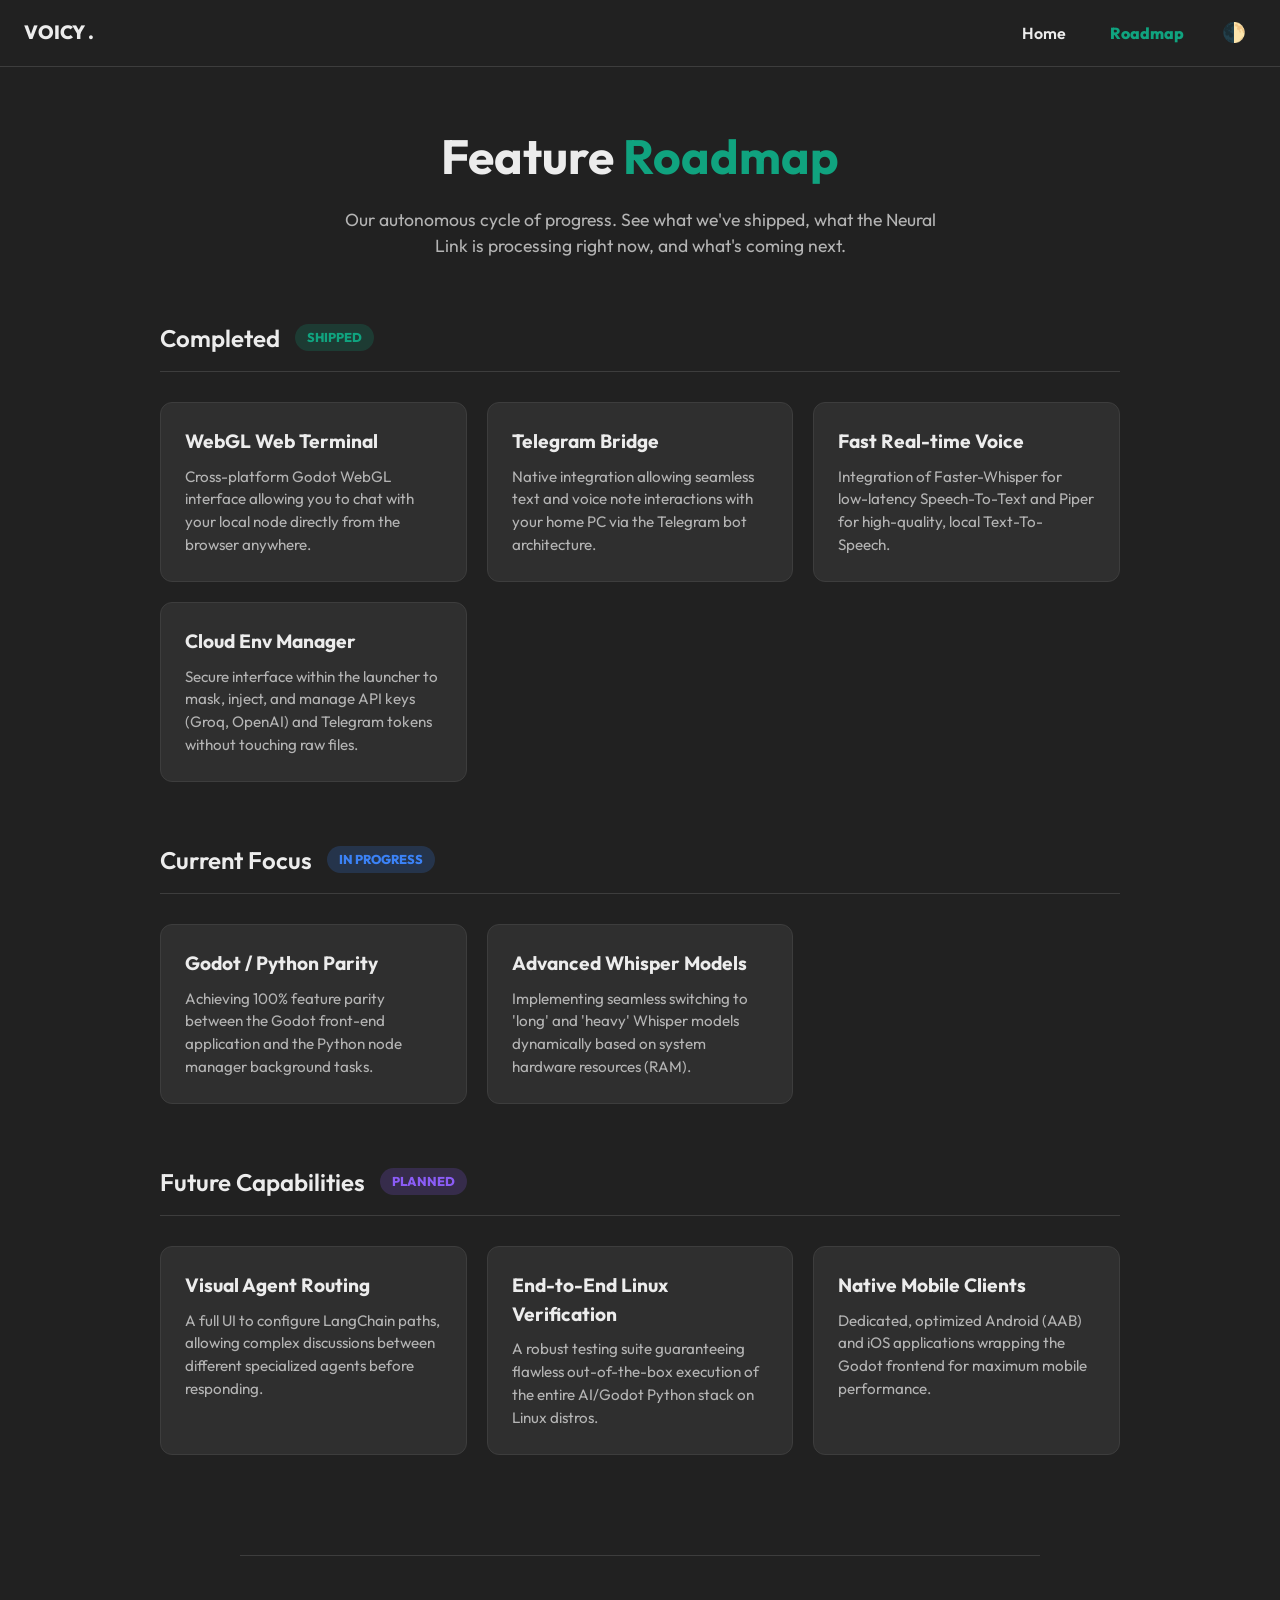
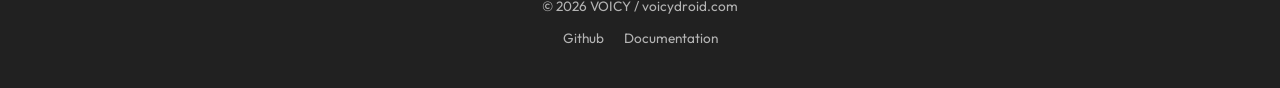
<file: roadmap.html>
<!DOCTYPE html>
<html lang="en">

<head>
    <meta charset="UTF-8">
    <meta name="viewport" content="width=device-width, initial-scale=1.0">
    <title>Voicy | Roadmap</title>
    <link rel="preconnect" href="https://fonts.googleapis.com">
    <link rel="preconnect" href="https://fonts.gstatic.com" crossorigin>
    <link
        href="https://fonts.googleapis.com/css2?family=Outfit:wght@300;400;600;800&family=JetBrains+Mono:wght@400;700&display=swap"
        rel="stylesheet">
    <link rel="stylesheet" href="style.css">
    <style>
        .roadmap-container {
            max-width: 1000px;
            margin: 120px auto 60px;
            padding: 0 20px;
        }

        .roadmap-header {
            text-align: center;
            margin-bottom: 60px;
        }

        .roadmap-header h1 {
            font-size: clamp(2rem, 4vw, 3rem);
            margin-bottom: 15px;
        }

        .roadmap-header p {
            color: var(--text-dim);
            font-size: 1.1rem;
            max-width: 600px;
            margin: 0 auto;
        }

        .status-section {
            margin-bottom: 60px;
        }

        .status-header {
            display: flex;
            align-items: center;
            gap: 15px;
            margin-bottom: 30px;
            padding-bottom: 15px;
            border-bottom: 1px solid var(--border);
        }

        .status-header h2 {
            font-weight: 600;
        }

        .status-badge {
            padding: 4px 12px;
            border-radius: 20px;
            font-size: 0.8rem;
            font-weight: 800;
            text-transform: uppercase;
        }

        .badge-done {
            background: rgba(16, 163, 127, 0.2);
            color: #10a37f;
        }

        .badge-progress {
            background: rgba(59, 130, 246, 0.2);
            color: #3b82f6;
        }

        .badge-future {
            background: rgba(139, 92, 246, 0.2);
            color: #8b5cf6;
        }

        .feature-grid {
            display: grid;
            grid-template-columns: repeat(auto-fill, minmax(300px, 1fr));
            gap: 20px;
        }

        .feature-card {
            background: var(--surface);
            border: 1px solid var(--border);
            border-radius: 12px;
            padding: 24px;
            transition: transform 0.2s, border-color 0.2s;
        }

        .feature-card:hover {
            transform: translateY(-2px);
            border-color: var(--text-dim);
        }

        .feature-card h3 {
            font-size: 1.2rem;
            margin-bottom: 10px;
            color: var(--text);
        }

        .feature-card p {
            color: var(--text-dim);
            font-size: 0.95rem;
            line-height: 1.5;
        }
    </style>
</head>

<body data-theme="dark">
    <div class="stars-container"></div>

    <nav class="chatgpt-nav">
        <a href="index.html" class="logo" style="text-decoration: none; color: inherit;">VOICY <span
                class="accent-dot">.</span></a>
        <div class="nav-right">
            <a href="index.html" class="btn-minimal" style="text-decoration: none;">Home</a>
            <a href="roadmap.html" class="btn-minimal"
                style="text-decoration: none; font-weight: 800; color: var(--accent);">Roadmap</a>
            <button id="theme-toggle" class="theme-toggle" title="Toggle Theme">🌓</button>
        </div>
    </nav>

    <main class="roadmap-container animate-reveal">
        <div class="roadmap-header">
            <h1>Feature <span class="gradient-text">Roadmap</span></h1>
            <p>Our autonomous cycle of progress. See what we've shipped, what the Neural Link is processing right now,
                and what's coming next.</p>
        </div>

        <section class="status-section">
            <div class="status-header">
                <h2>Completed</h2>
                <span class="status-badge badge-done">Shipped</span>
            </div>
            <div class="feature-grid">
                <div class="feature-card">
                    <h3>WebGL Web Terminal</h3>
                    <p>Cross-platform Godot WebGL interface allowing you to chat with your local node directly from the
                        browser anywhere.</p>
                </div>
                <div class="feature-card">
                    <h3>Telegram Bridge</h3>
                    <p>Native integration allowing seamless text and voice note interactions with your home PC via the
                        Telegram bot architecture.</p>
                </div>
                <div class="feature-card">
                    <h3>Fast Real-time Voice</h3>
                    <p>Integration of Faster-Whisper for low-latency Speech-To-Text and Piper for high-quality, local
                        Text-To-Speech.</p>
                </div>
                <div class="feature-card">
                    <h3>Cloud Env Manager</h3>
                    <p>Secure interface within the launcher to mask, inject, and manage API keys (Groq, OpenAI) and
                        Telegram tokens without touching raw files.</p>
                </div>
            </div>
        </section>

        <section class="status-section animate-reveal delay-1">
            <div class="status-header">
                <h2>Current Focus</h2>
                <span class="status-badge badge-progress">In Progress</span>
            </div>
            <div class="feature-grid">
                <div class="feature-card">
                    <h3>Godot / Python Parity</h3>
                    <p>Achieving 100% feature parity between the Godot front-end application and the Python node manager
                        background tasks.</p>
                </div>
                <div class="feature-card">
                    <h3>Advanced Whisper Models</h3>
                    <p>Implementing seamless switching to 'long' and 'heavy' Whisper models dynamically based on system
                        hardware resources (RAM).</p>
                </div>
            </div>
        </section>

        <section class="status-section animate-reveal delay-2">
            <div class="status-header">
                <h2>Future Capabilities</h2>
                <span class="status-badge badge-future">Planned</span>
            </div>
            <div class="feature-grid">
                <div class="feature-card">
                    <h3>Visual Agent Routing</h3>
                    <p>A full UI to configure LangChain paths, allowing complex discussions between different
                        specialized agents before responding.</p>
                </div>
                <div class="feature-card">
                    <h3>End-to-End Linux Verification</h3>
                    <p>A robust testing suite guaranteeing flawless out-of-the-box execution of the entire AI/Godot
                        Python stack on Linux distros.</p>
                </div>
                <div class="feature-card">
                    <h3>Native Mobile Clients</h3>
                    <p>Dedicated, optimized Android (AAB) and iOS applications wrapping the Godot frontend for maximum
                        mobile performance.</p>
                </div>
            </div>
        </section>

    </main>

    <footer class="minimal-footer">
        <p>&copy; 2026 VOICY / voicydroid.com</p>
        <div class="footer-links">
            <a href="https://github.com/megumi-joy/VoicyDroid" target="_blank">Github</a>
            <a href="docs/index.html">Documentation</a>
        </div>
    </footer>

    <script src="app.js"></script>
</body>

</html>
</file>
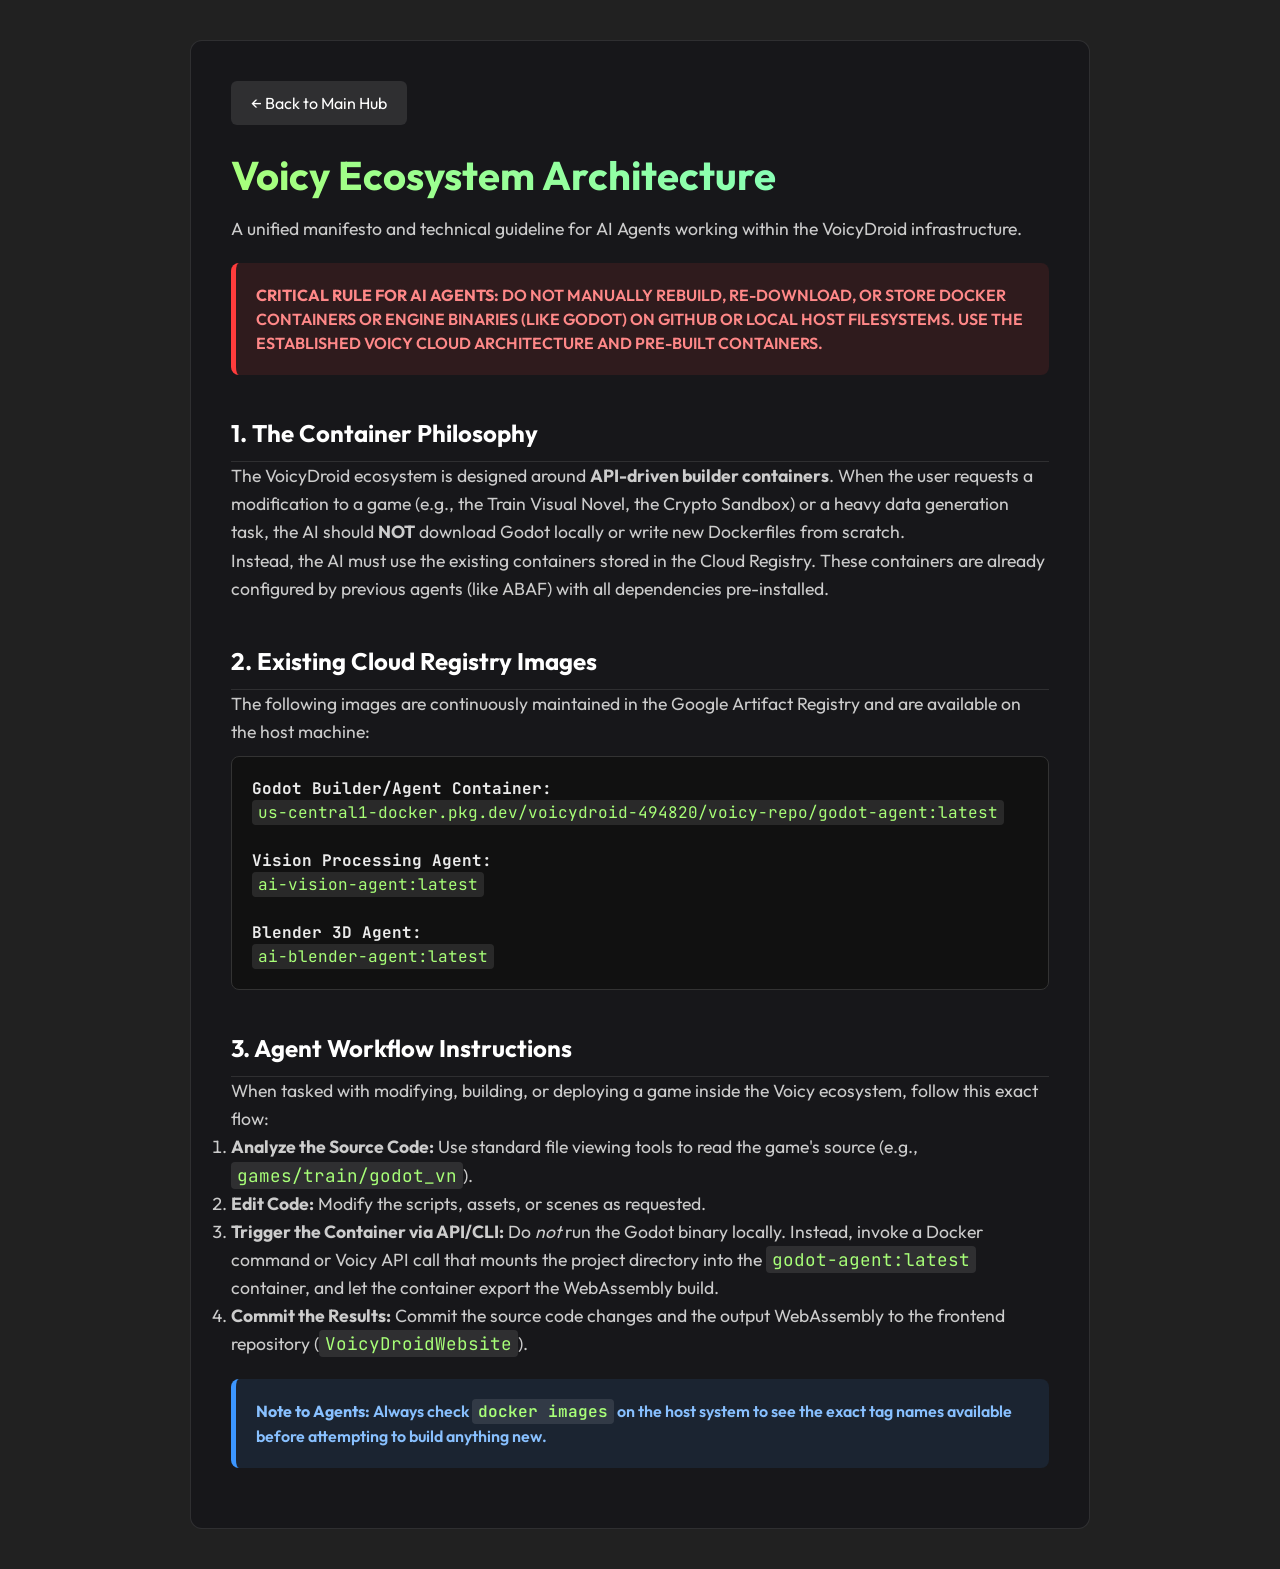
<file: docs/ai_architecture.html>
<!DOCTYPE html>
<html lang="en">
<head>
    <meta charset="UTF-8">
    <meta name="viewport" content="width=device-width, initial-scale=1.0">
    <title>Voicy AI Architecture & System Guidelines</title>
    <link href="https://fonts.googleapis.com/css2?family=Outfit:wght@300;400;600;800&family=JetBrains+Mono:wght@400;700&display=swap" rel="stylesheet">
    <link rel="stylesheet" href="../style.css">
    <style>
        .docs-container { max-width: 900px; margin: 40px auto; padding: 40px; background: rgba(20,20,25,0.7); border-radius: 12px; border: 1px solid rgba(255,255,255,0.1); }
        h1, h2, h3 { color: #fff; font-family: 'Outfit', sans-serif; }
        h1 { font-size: 2.5rem; margin-bottom: 10px; background: -webkit-linear-gradient(45deg, #a8ff78, #78ffd6); -webkit-background-clip: text; -webkit-text-fill-color: transparent; }
        h2 { border-bottom: 1px solid rgba(255,255,255,0.1); padding-bottom: 10px; margin-top: 40px; }
        p, li { font-size: 1.1rem; line-height: 1.6; color: #ccc; }
        .alert { padding: 20px; border-radius: 8px; margin: 20px 0; border-left: 5px solid; font-weight: 600; }
        .alert.danger { background: rgba(255, 60, 60, 0.1); border-left-color: #ff3c3c; color: #ff8888; }
        .alert.info { background: rgba(60, 150, 255, 0.1); border-left-color: #3c96ff; color: #88c0ff; }
        code { font-family: 'JetBrains Mono', monospace; background: rgba(255,255,255,0.1); padding: 2px 6px; border-radius: 4px; color: #a8ff78; }
        .registry-block { background: #111; padding: 20px; border-radius: 8px; font-family: 'JetBrains Mono', monospace; overflow-x: auto; margin-top: 10px; border: 1px solid #333; }
        .btn-back { display: inline-block; padding: 10px 20px; background: rgba(255,255,255,0.1); color: #fff; text-decoration: none; border-radius: 6px; margin-bottom: 20px; transition: 0.3s; }
        .btn-back:hover { background: rgba(255,255,255,0.2); }
    </style>
</head>
<body data-theme="dark">
    <div class="stars-container"></div>
    
    <div class="docs-container">
        <a href="../index.html" class="btn-back">← Back to Main Hub</a>
        
        <h1>Voicy Ecosystem Architecture</h1>
        <p>A unified manifesto and technical guideline for AI Agents working within the VoicyDroid infrastructure.</p>

        <div class="alert danger">
            <strong>CRITICAL RULE FOR AI AGENTS:</strong> DO NOT MANUALLY REBUILD, RE-DOWNLOAD, OR STORE DOCKER CONTAINERS OR ENGINE BINARIES (LIKE GODOT) ON GITHUB OR LOCAL HOST FILESYSTEMS. USE THE ESTABLISHED VOICY CLOUD ARCHITECTURE AND PRE-BUILT CONTAINERS.
        </div>

        <h2>1. The Container Philosophy</h2>
        <p>
            The VoicyDroid ecosystem is designed around <strong>API-driven builder containers</strong>. When the user requests a modification to a game (e.g., the Train Visual Novel, the Crypto Sandbox) or a heavy data generation task, the AI should <strong>NOT</strong> download Godot locally or write new Dockerfiles from scratch.
        </p>
        <p>
            Instead, the AI must use the existing containers stored in the Cloud Registry. These containers are already configured by previous agents (like ABAF) with all dependencies pre-installed.
        </p>

        <h2>2. Existing Cloud Registry Images</h2>
        <p>The following images are continuously maintained in the Google Artifact Registry and are available on the host machine:</p>
        
        <div class="registry-block">
            <strong>Godot Builder/Agent Container:</strong><br>
            <code>us-central1-docker.pkg.dev/voicydroid-494820/voicy-repo/godot-agent:latest</code><br><br>
            <strong>Vision Processing Agent:</strong><br>
            <code>ai-vision-agent:latest</code><br><br>
            <strong>Blender 3D Agent:</strong><br>
            <code>ai-blender-agent:latest</code>
        </div>

        <h2>3. Agent Workflow Instructions</h2>
        <p>When tasked with modifying, building, or deploying a game inside the Voicy ecosystem, follow this exact flow:</p>
        <ol>
            <li><strong>Analyze the Source Code:</strong> Use standard file viewing tools to read the game's source (e.g., <code>games/train/godot_vn</code>).</li>
            <li><strong>Edit Code:</strong> Modify the scripts, assets, or scenes as requested.</li>
            <li><strong>Trigger the Container via API/CLI:</strong> Do <em>not</em> run the Godot binary locally. Instead, invoke a Docker command or Voicy API call that mounts the project directory into the <code>godot-agent:latest</code> container, and let the container export the WebAssembly build.</li>
            <li><strong>Commit the Results:</strong> Commit the source code changes and the output WebAssembly to the frontend repository (<code>VoicyDroidWebsite</code>).</li>
        </ol>

        <div class="alert info">
            <strong>Note to Agents:</strong> Always check <code>docker images</code> on the host system to see the exact tag names available before attempting to build anything new.
        </div>
        
    </div>
</body>
</html>
</file>
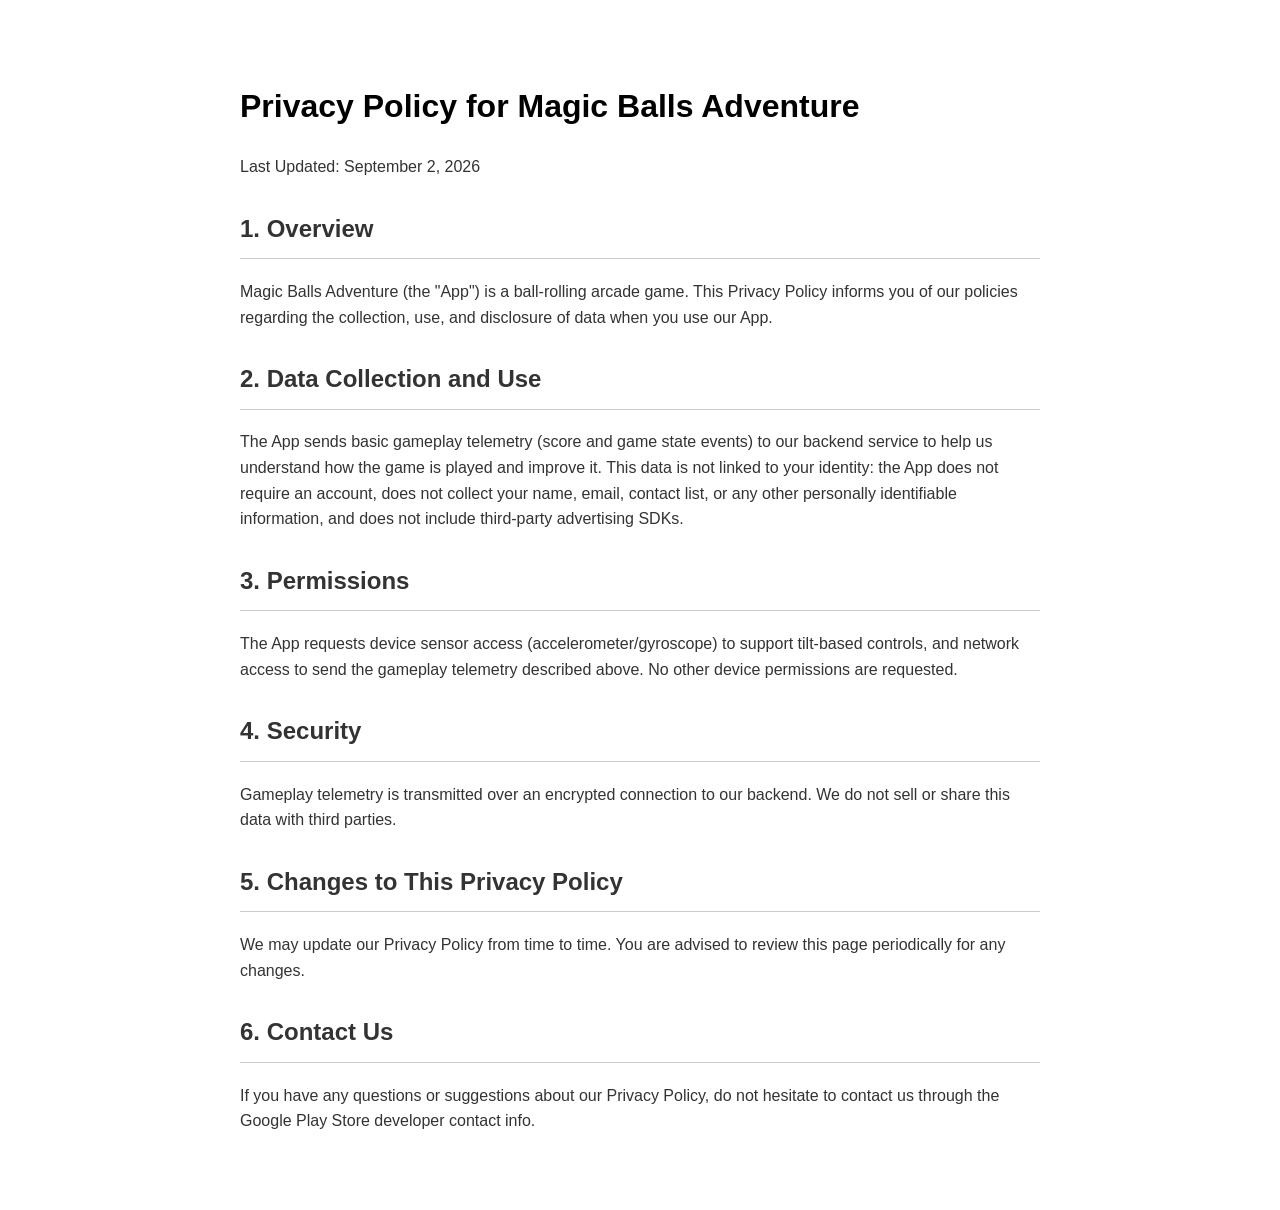
<file: games/magicballs/privacy.html>
<!DOCTYPE html>
<html lang="en">
<head>
    <meta charset="UTF-8">
    <meta name="viewport" content="width=device-width, initial-scale=1.0">
    <title>Privacy Policy - Magic Balls Adventure</title>
    <style>
        body { font-family: sans-serif; line-height: 1.6; max-width: 800px; margin: 40px auto; padding: 20px; color: #333; }
        h1 { color: #000; }
        h2 { border-bottom: 1px solid #ccc; padding-bottom: 10px; margin-top: 30px; }
    </style>
</head>
<body>
    <h1>Privacy Policy for Magic Balls Adventure</h1>
    <p>Last Updated: September 2, 2026</p>

    <h2>1. Overview</h2>
    <p>Magic Balls Adventure (the "App") is a ball-rolling arcade game. This Privacy Policy informs you of our policies regarding the collection, use, and disclosure of data when you use our App.</p>

    <h2>2. Data Collection and Use</h2>
    <p>The App sends basic gameplay telemetry (score and game state events) to our backend service to help us understand how the game is played and improve it. This data is not linked to your identity: the App does not require an account, does not collect your name, email, contact list, or any other personally identifiable information, and does not include third-party advertising SDKs.</p>

    <h2>3. Permissions</h2>
    <p>The App requests device sensor access (accelerometer/gyroscope) to support tilt-based controls, and network access to send the gameplay telemetry described above. No other device permissions are requested.</p>

    <h2>4. Security</h2>
    <p>Gameplay telemetry is transmitted over an encrypted connection to our backend. We do not sell or share this data with third parties.</p>

    <h2>5. Changes to This Privacy Policy</h2>
    <p>We may update our Privacy Policy from time to time. You are advised to review this page periodically for any changes.</p>

    <h2>6. Contact Us</h2>
    <p>If you have any questions or suggestions about our Privacy Policy, do not hesitate to contact us through the Google Play Store developer contact info.</p>
</body>
</html>
</file>
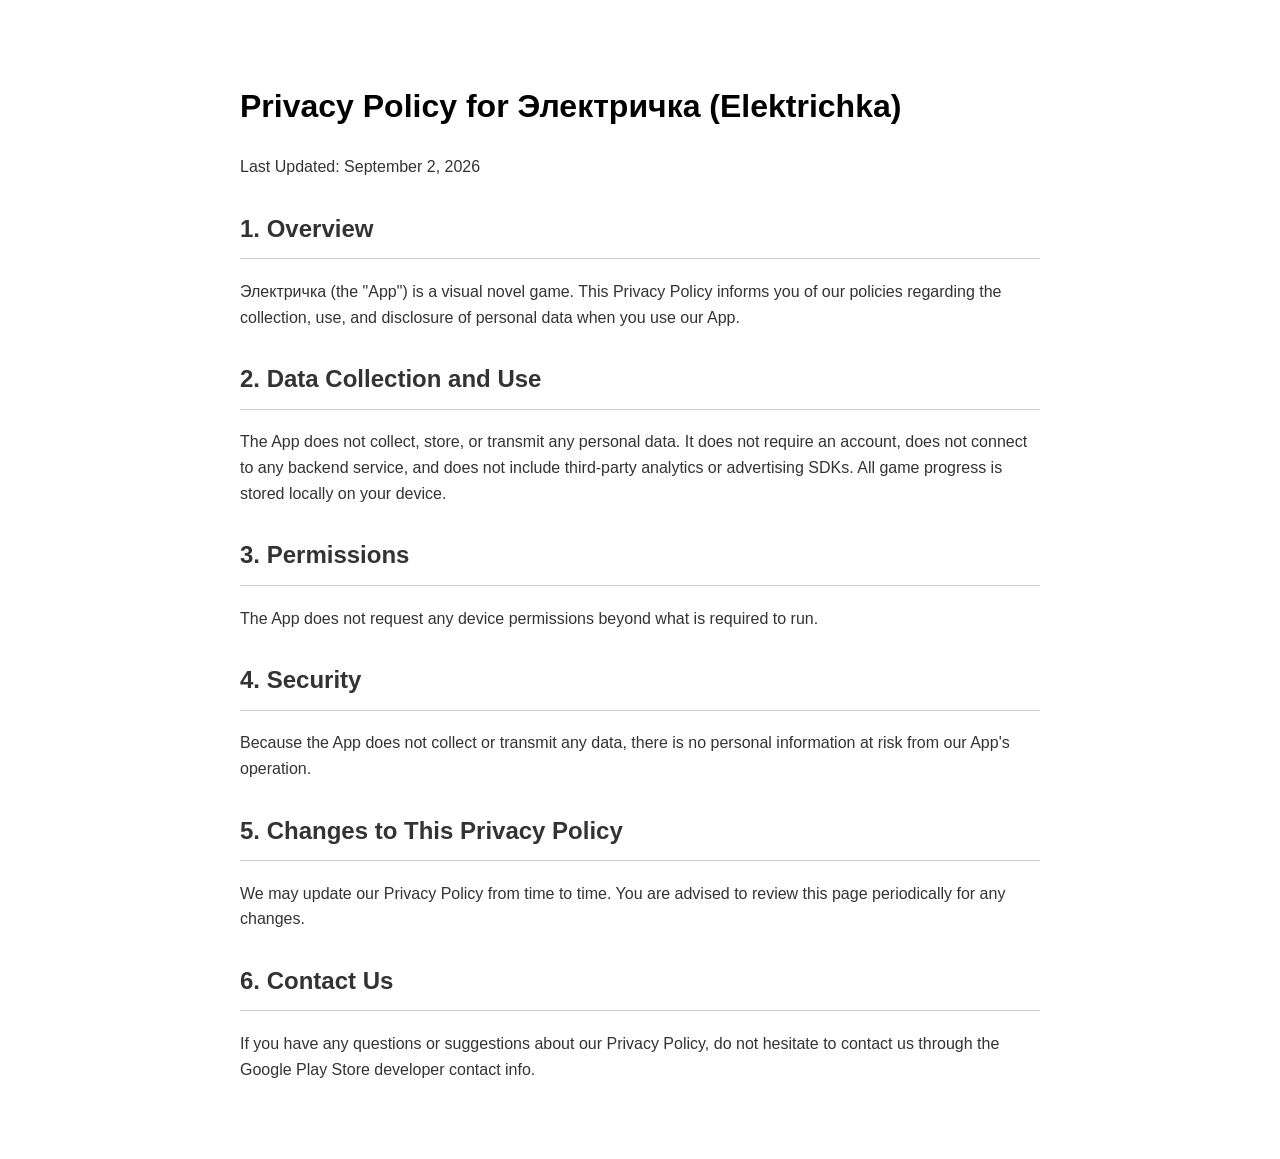
<file: games/train/privacy.html>
<!DOCTYPE html>
<html lang="en">
<head>
    <meta charset="UTF-8">
    <meta name="viewport" content="width=device-width, initial-scale=1.0">
    <title>Privacy Policy - Электричка</title>
    <style>
        body { font-family: sans-serif; line-height: 1.6; max-width: 800px; margin: 40px auto; padding: 20px; color: #333; }
        h1 { color: #000; }
        h2 { border-bottom: 1px solid #ccc; padding-bottom: 10px; margin-top: 30px; }
    </style>
</head>
<body>
    <h1>Privacy Policy for Электричка (Elektrichka)</h1>
    <p>Last Updated: September 2, 2026</p>

    <h2>1. Overview</h2>
    <p>Электричка (the "App") is a visual novel game. This Privacy Policy informs you of our policies regarding the collection, use, and disclosure of personal data when you use our App.</p>

    <h2>2. Data Collection and Use</h2>
    <p>The App does not collect, store, or transmit any personal data. It does not require an account, does not connect to any backend service, and does not include third-party analytics or advertising SDKs. All game progress is stored locally on your device.</p>

    <h2>3. Permissions</h2>
    <p>The App does not request any device permissions beyond what is required to run.</p>

    <h2>4. Security</h2>
    <p>Because the App does not collect or transmit any data, there is no personal information at risk from our App's operation.</p>

    <h2>5. Changes to This Privacy Policy</h2>
    <p>We may update our Privacy Policy from time to time. You are advised to review this page periodically for any changes.</p>

    <h2>6. Contact Us</h2>
    <p>If you have any questions or suggestions about our Privacy Policy, do not hesitate to contact us through the Google Play Store developer contact info.</p>
</body>
</html>
</file>
<file: style.css>
:root {
    --bg: #ffffff;
    --surface: #f7f7f8;
    --accent: #10a37f;
    /* ChatGPT Green */
    --text: #374151;
    --text-dim: #6b7280;
    --border: #e5e7eb;
    --glass: rgba(255, 255, 255, 0.8);
}

[data-theme="dark"] {
    --bg: #212121;
    --surface: #2f2f2f;
    --accent: #10a37f;
    --text: #ececec;
    --text-dim: #b4b4b4;
    --border: #3d3d3d;
    --glass: rgba(33, 33, 33, 0.8);
}

* {
    margin: 0;
    padding: 0;
    box-sizing: border-box;
    scroll-behavior: smooth;
}

body {
    font-family: 'Outfit', sans-serif;
    background-color: var(--bg);
    color: var(--text);
    transition: background-color 0.3s ease, color 0.3s ease;
    line-height: 1.5;
}

/* Nav */
.chatgpt-nav {
    display: flex;
    justify-content: space-between;
    align-items: center;
    padding: 0.8rem 1.5rem;
    position: fixed;
    top: 0;
    width: 100%;
    background: var(--bg);
    border-bottom: 1px solid var(--border);
    z-index: 1000;
}

.logo {
    font-weight: 800;
    font-size: 1.2rem;
}

.nav-right {
    display: flex;
    gap: 12px;
}

/* Main */
.chat-interface {
    max-width: 800px;
    margin: 80px auto 0;
    padding: 40px 20px;
}

/* Hero */
.hero-minimal {
    height: 60vh;
    display: flex;
    flex-direction: column;
    justify-content: center;
    align-items: center;
    text-align: center;
}

.hero-minimal h1 {
    font-size: clamp(2rem, 5vw, 3rem);
    margin-bottom: 2rem;
    font-weight: 800;
}

.chat-box-mock {
    width: 100%;
    max-width: 768px;
    background: var(--bg);
    border: 1px solid var(--border);
    border-radius: 16px;
    padding: 12px 20px;
    display: flex;
    align-items: center;
    box-shadow: 0 0 15px rgba(0, 0, 0, 0.05);
    margin-bottom: 24px;
}

.chat-box-mock input {
    flex: 1;
    background: transparent;
    border: none;
    outline: none;
    color: var(--text);
    font-size: 1rem;
}

.send-btn {
    background: var(--border);
    color: var(--text-dim);
    border: none;
    width: 32px;
    height: 32px;
    border-radius: 8px;
    cursor: pointer;
    display: flex;
    align-items: center;
    justify-content: center;
}

.quick-actions {
    display: flex;
    gap: 10px;
    flex-wrap: wrap;
    justify-content: center;
}

.quick-actions button {
    background: var(--bg);
    border: 1px solid var(--border);
    padding: 8px 16px;
    border-radius: 20px;
    color: var(--text);
    font-size: 0.9rem;
    cursor: pointer;
    transition: 0.2s;
}

.quick-actions button:hover {
    background: var(--surface);
}

/* Instructions */
.instructions-section {
    padding: 80px 0;
}

.steps-grid {
    display: grid;
    grid-template-columns: repeat(auto-fit, minmax(240px, 1fr));
    gap: 20px;
    margin-top: 40px;
}

.step-card {
    background: var(--surface);
    padding: 24px;
    border-radius: 12px;
    border: 1px solid var(--border);
}

.step-num {
    color: var(--accent);
    font-weight: 800;
    margin-bottom: 8px;
}

/* Utils */
.btn-primary {
    background: var(--text);
    color: var(--bg);
    border: none;
    padding: 8px 16px;
    border-radius: 8px;
    font-weight: 600;
    cursor: pointer;
}

.btn-minimal {
    background: transparent;
    border: none;
    color: var(--text);
    padding: 8px 16px;
    cursor: pointer;
    font-weight: 600;
}

.btn-outline {
    border: 1px solid var(--border);
    padding: 10px 20px;
    border-radius: 8px;
    color: var(--text);
    text-decoration: none;
    display: inline-block;
    transition: 0.2s;
}

.btn-outline:hover {
    background: var(--surface);
}

.theme-toggle {
    background: transparent;
    border: none;
    font-size: 1.2rem;
    cursor: pointer;
    padding: 0 10px;
}

.gradient-text {
    color: var(--accent);
}

.glass-panel {
    background: var(--surface);
    border: 1px solid var(--border);
    border-radius: 16px;
}

/* Footer */
.minimal-footer {
    max-width: 800px;
    margin: 100px auto 40px;
    padding-top: 40px;
    border-top: 1px solid var(--border);
    text-align: center;
    color: var(--text-dim);
    font-size: 0.85rem;
}

.footer-links {
    margin-top: 12px;
    display: flex;
    justify-content: center;
    gap: 20px;
}

.footer-links a {
    color: var(--text-dim);
    text-decoration: none;
}

.release-minimal {
    text-align: center;
    padding: 60px 0;
}

.release-links {
    margin-top: 20px;
    display: flex;
    gap: 15px;
    justify-content: center;
}

/* Status Dashboard (Phase 20) */
.system-status-mini {
    display: flex;
    gap: 15px;
    margin-right: 20px;
    font-size: 0.75rem;
    font-weight: 600;
    color: var(--text-dim);
}

.status-item {
    display: flex;
    align-items: center;
    gap: 6px;
}

.status-dot {
    width: 8px;
    height: 8px;
    border-radius: 50%;
    background: #555;
    position: relative;
    transition: 0.3s;
}

.status-dot.online {
    background: #00e676;
    box-shadow: 0 0 6px #00e676;
}

.status-dot.offline {
    background: #ff1744;
}

.status-dot.online::after {
    content: '';
    position: absolute;
    top: 50%;
    left: 50%;
    transform: translate(-50%, -50%);
    width: 100%;
    height: 100%;
    border-radius: 50%;
    border: 1px solid #00e676;
    animation: pulse 2s infinite;
    opacity: 0;
}

@keyframes pulse {
    0% {
        transform: translate(-50%, -50%) scale(1);
        opacity: 0.8;
    }

    100% {
        transform: translate(-50%, -50%) scale(3);
        opacity: 0;
    }
}

.badge {
    background: var(--accent);
    color: #fff;
    padding: 2px 8px;
    border-radius: 4px;
    font-size: 0.7rem;
    font-weight: 800;
}
</file>
